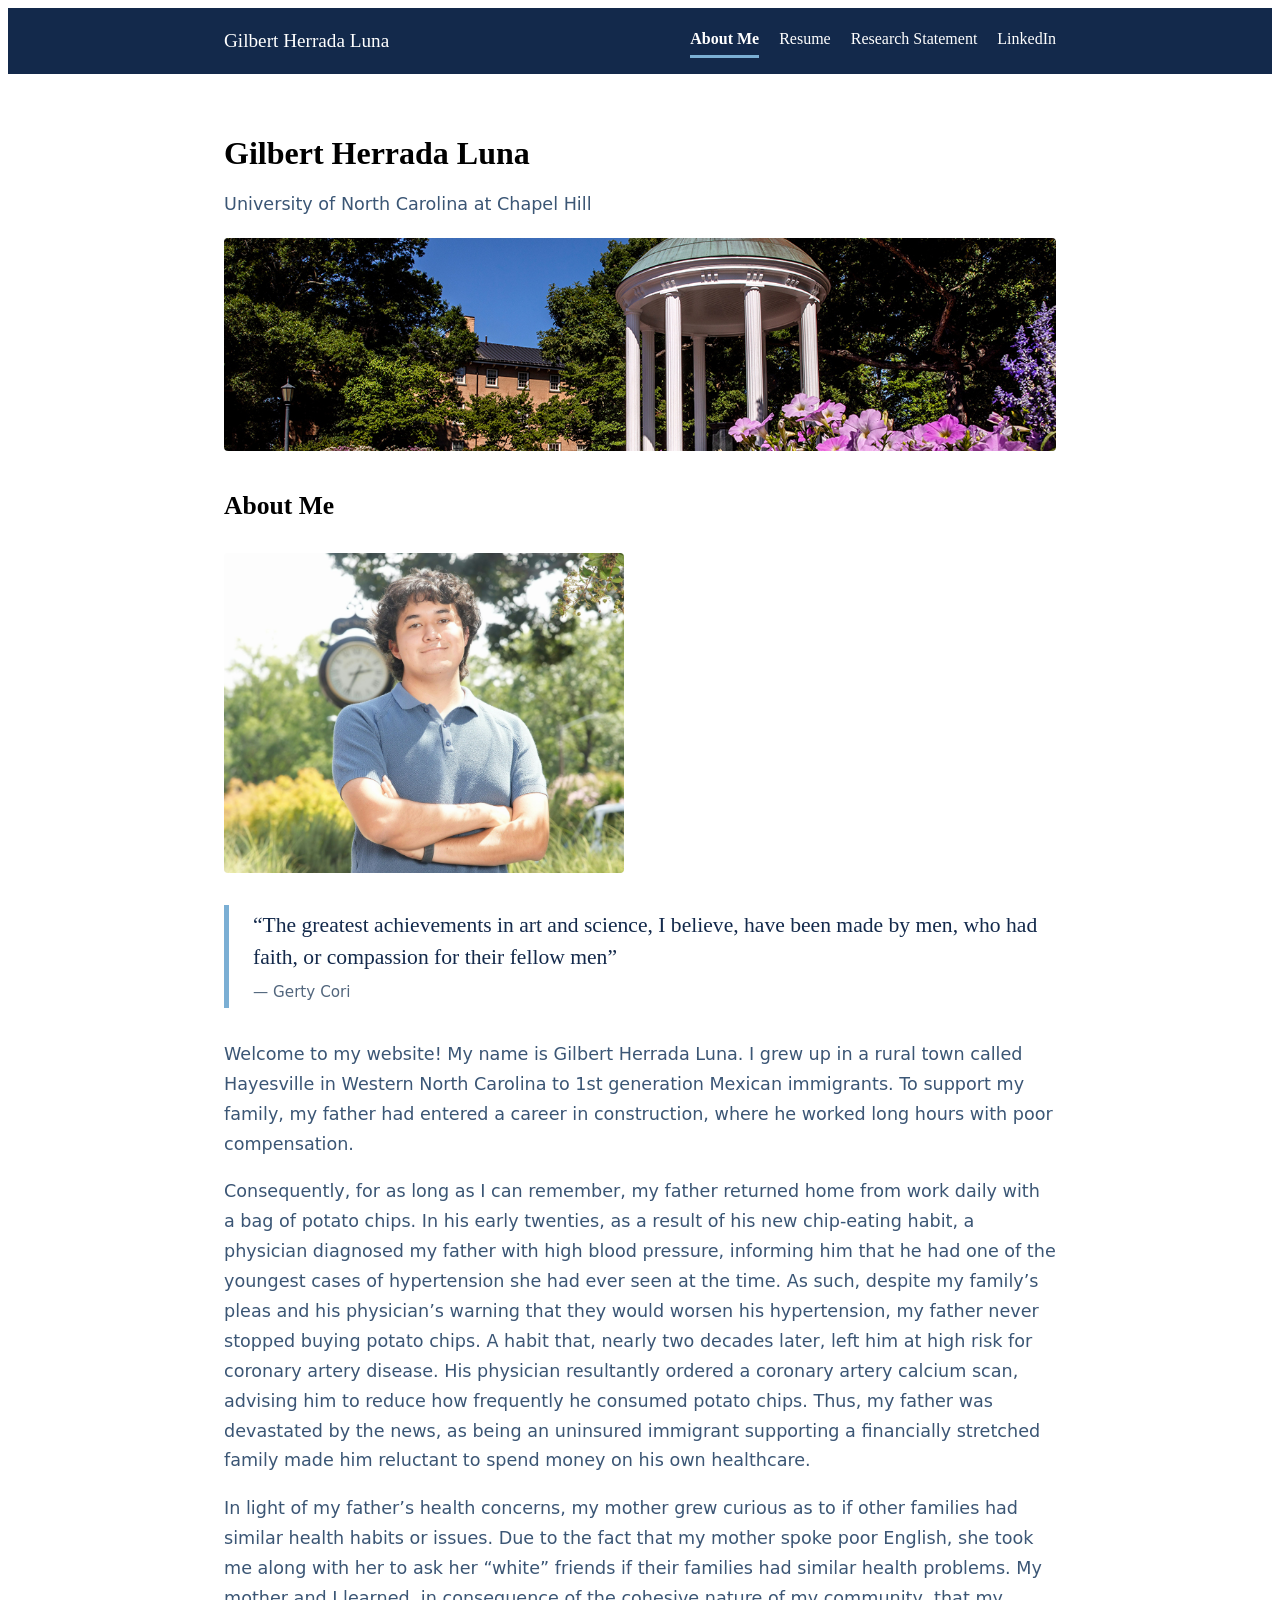
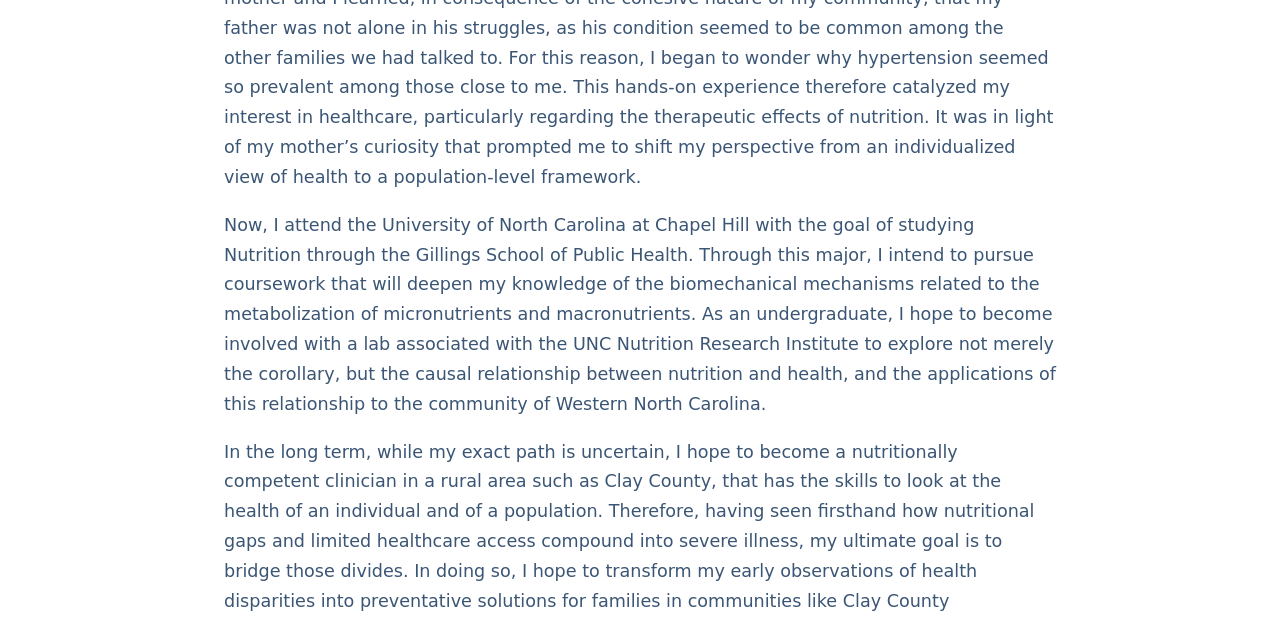
<file: index.html>
<!DOCTYPE html>
<head>
  <meta charset="utf-8">
  <meta name="viewport" content="width=device-width, initial-scale=1">
  <title>Gilbert Herrada Luna About Me</title>
  <meta name="description" content="Gilbert Herrada Luna">
  <link rel="stylesheet" href="style.css">
</head>

<body>
  <header class="site-header">
    <div class="container">
      <a class="site-name" href="index.html">Gilbert Herrada Luna</a>
      <nav class="site-nav" aria-label="Main">
        <ul>
          <li><a href="index.html" aria-current="page">About Me</a></li>
          <li><a href="resume.html">Resume</a></li>
          <li><a href="Researchstatement.html">Research Statement</a></li>
          <li><a href="https://www.linkedin.com/in/gilbert-herrada-luna-6b77a2372" target="_blank" rel="noopener noreferrer">LinkedIn</a></li>
        </ul>
      </nav>
    </div>
  </header>


  <main class="container">
    <div class="intro">
      <h1>Gilbert Herrada Luna</h1>
      <p class="subtitle">University of North Carolina at Chapel Hill</p>
    </div>
 

    <!--- Old Well Photo ---->
    <figure class="OldWellPhoto">
      <img src="oldwell_flowers.jpg" alt="The Old Well at UNC Chapel Hill surrounded by blooming flowers">
    </figure>
 
    <section>
      <h2 class="about-heading">About Me</h2>

   <div class="split">
        <figure>
          <img class="photoaboutme" src="Photo-of-me.jpg" alt="photo of me"> 
        </figure>
    </div>  
    
    
        <!-- QUOTE 1 -->
      <blockquote>
          “The greatest achievements in art and science, I believe, have been made by men, who had faith, or compassion for their fellow men”
        <footer> — Gerty Cori </footer>
      </blockquote>
      <div class ="about-me-text">
      <p>Welcome to my website! My name is Gilbert Herrada Luna. I grew up in a rural town called Hayesville in Western North Carolina to 1st generation Mexican immigrants. To support my family, my father had entered a career in construction, where he worked long hours with poor compensation. </p>
      <p>Consequently, for as long as I can remember, my father returned home from work daily with a bag of potato chips. In his early twenties, as a result of his new chip-eating habit, a physician diagnosed my father with high blood pressure, informing him that he had one of the youngest cases of hypertension she had ever seen at the time. As such, despite my family’s pleas and his physician’s warning that they would worsen his hypertension, my father never stopped buying potato chips. A habit that, nearly two decades later, left him at high risk for coronary artery disease. His physician resultantly ordered a coronary artery calcium scan, advising him to reduce how frequently he consumed potato chips. Thus, my father was devastated by the news, as being an uninsured immigrant supporting a financially stretched family made him reluctant to spend money on his own healthcare. </p>
      <p>In light of my father’s health concerns, my mother grew curious as to if other families had similar health habits or issues. Due to the fact that my mother spoke poor English, she took me along with her to ask her “white” friends if their families had similar health problems. My mother and I learned, in consequence of the cohesive nature of my community, that my father was not alone in his struggles, as his condition seemed to be common among the other families we had talked to. For this reason, I began to wonder why hypertension seemed so prevalent among those close to me. This hands-on experience therefore catalyzed my interest in healthcare, particularly regarding the therapeutic effects of nutrition. It was in light of my mother’s curiosity that prompted me to shift my perspective from an individualized view of health to a population-level framework. </p>
      <p>Now, I attend the University of North Carolina at Chapel Hill with the goal of studying Nutrition through the Gillings School of Public Health. Through this major, I intend to pursue coursework that will deepen my knowledge of the biomechanical mechanisms related to the metabolization of micronutrients and macronutrients. As an undergraduate, I hope to become involved with a lab associated with the UNC Nutrition Research Institute to explore not merely the corollary, but the causal relationship between nutrition and health, and the applications of this relationship to the community of Western North Carolina.</p>
      <p>In the long term, while my exact path is uncertain, I hope to become a nutritionally competent clinician in a rural area such as Clay County, that has the skills to look at the health of an individual and of a population. Therefore, having seen firsthand how nutritional gaps and limited healthcare access compound into severe illness, my ultimate goal is to bridge those divides. In doing so, I hope to transform my early observations of health disparities into preventative solutions for families in communities like Clay County</p>
      </div> 
    </section>
  </main>
</body>
</html>
</file>
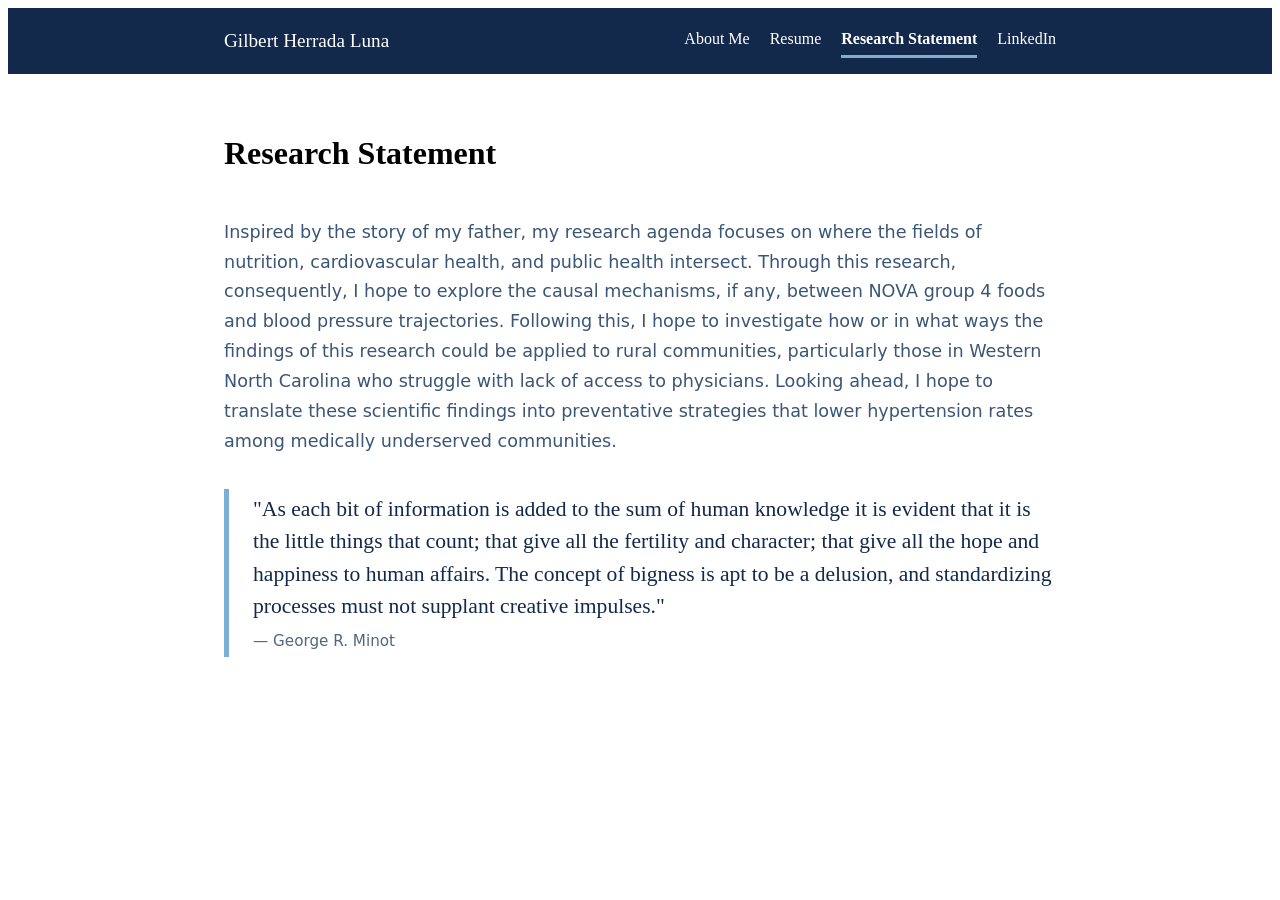
<file: Researchstatement.html>
<!DOCTYPE html>
    <head>
        <meta charset="utf-8">
        <meta name="viewport" content="width=device-width, initial-scale=1">
      <title>Research Statement | Gilbert Herrada Luna</title>
        <link rel="stylesheet" href="style.css">
    </head>

<body>
  <header class="site-header">
    <div class="container">
      <a class="site-name" href="index.html">Gilbert Herrada Luna</a>
      <nav class="site-nav" aria-label="Main">
        <ul>
          <li><a href="index.html">About Me</a></li>
          <li><a href="resume.html">Resume</a></li>
          <li><a href="Researchstatement.html" aria-current="page">Research Statement</a></li>
          <li><a href="https://www.linkedin.com/in/gilbert-herrada-luna-6b77a2372" target="_blank" rel="noopener noreferrer">LinkedIn</a></li>
        </ul>
      </nav>
    </div>
  </header>

  <main class="container">
    <div class="intro">
      <h1>Research Statement</h1>
    </div>

    <section>
        <p class="RESEARCH-STATEMENT"> Inspired by the story of my father, my research agenda focuses on where the fields of nutrition, cardiovascular health, and public health intersect. Through this research, consequently, I hope to explore the causal mechanisms, if any, between NOVA group 4 foods and blood pressure trajectories. Following this, I hope to investigate how or in what ways the findings of this research could be applied to rural communities, particularly those in Western North Carolina who struggle with lack of access to physicians. Looking ahead, I hope to translate these scientific findings into preventative strategies that lower hypertension rates among medically underserved communities.</p>

  <!-- QUOTE 2 -->
    <blockquote> "As each bit of information is added to the sum of human knowledge it is evident that it is the little things that count; that give all the fertility and character; that give all the hope and happiness to human affairs. The concept of bigness is apt to be a delusion, and standardizing processes must not supplant creative impulses."
        <footer>  — George R. Minot </footer>
    </blockquote>     
    </section>
  </main>
</body>
</html>
</file>
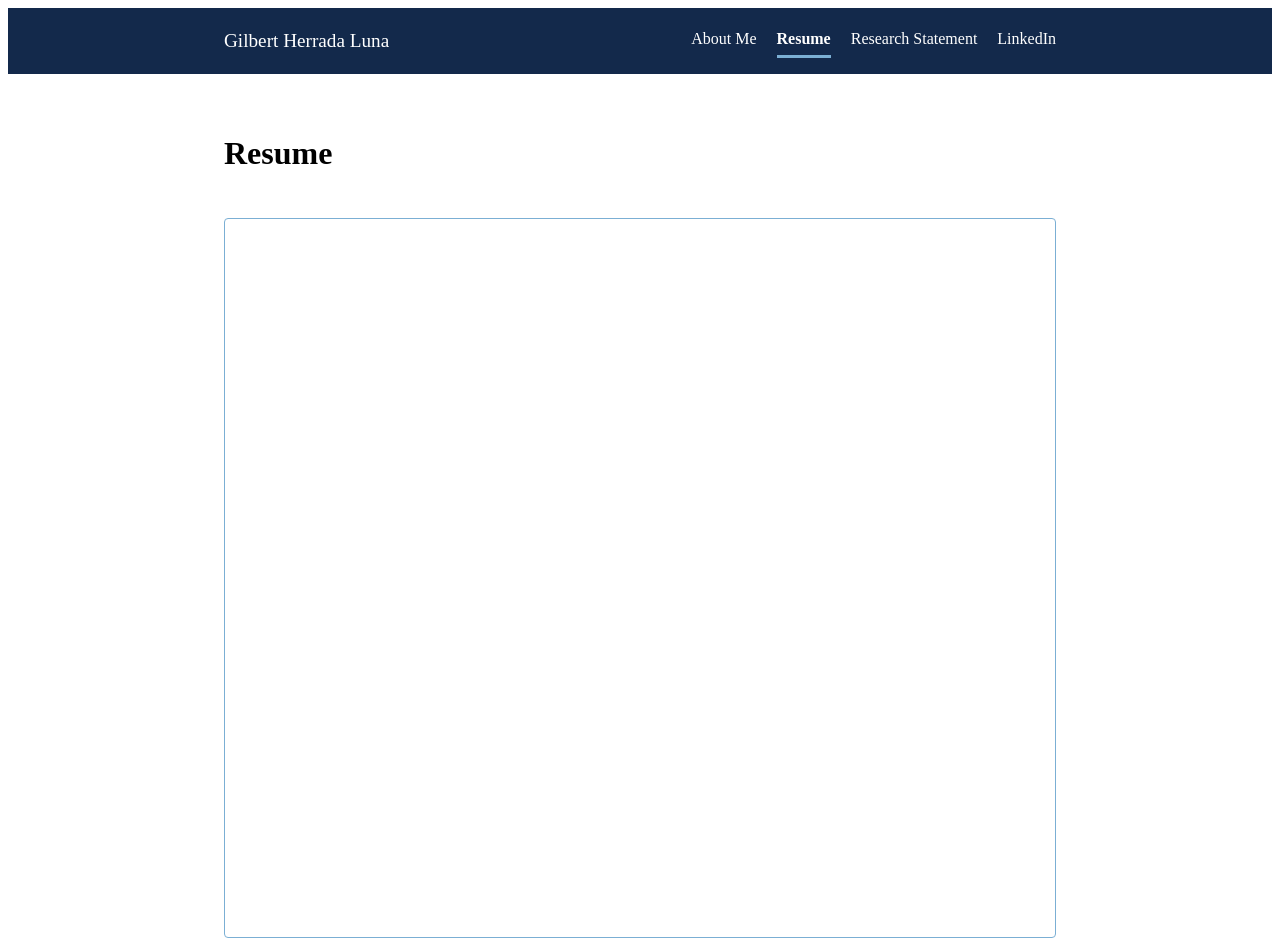
<file: resume.html>
<!DOCTYPE html>
<head>
  <meta charset="utf-8">
  <meta name="viewport" content="width=device-width, initial-scale=1">
  <title>Resume | Gilbert Herrada Luna</title>
  <link rel="stylesheet" href="style.css">
</head>

<body>
  <header class="site-header">
    <div class="container">
      <a class="site-name" href="index.html">Gilbert Herrada Luna</a>
      <nav class="site-nav">
        <ul>
          <li><a href="index.html">About Me</a></li>
          <li><a href="resume.html" aria-current="page">Resume</a></li>
          <li><a href="Researchstatement.html">Research Statement</a></li>
          <li><a href="https://www.linkedin.com/in/gilbert-herrada-luna-6b77a2372" target="_blank" rel="noopener noreferrer">LinkedIn</a></li>
        </ul>
      </nav>
    </div>
  </header>


  <main class="container">
    <div class="intro">
      <h1>Resume</h1>
    </div>
    <iframe class="resume-frame" src="Gilbert_Herrada_Luna_resume.pdf" title="Gilbert Herrada Luna's resume"></iframe>
  </main>
</body>
</html>
</file>
<file: style.css>
:root {
  --carolina: #7BAFD4;
  --navy: #13294B;
  --mist: #E8F1F8;
  --paper: #FBFDFE;
  --ink: #1F2933;
  --serif: Georgia, "Times New Roman", serif;
  --sans: system-ui, -apple-system, "Segoe UI", Roboto, Arial, sans-serif;
}
 
* { box-sizing: border-box; }
 


.body {
  margin: 0;
  font-family: var(--sans);
  color: var(--ink);
  background: var(--paper);
  line-height: 1.7;
}
 
.h1 .h2 .h3 { 
    font-family: var(--serif); 
    color: var(--navy); 
    line-height: 1.2; 
}

.h1 { 
    font-size: clamp(2rem, 5vw, 3rem); 
    margin: 0 0 0.25rem; 
}

.h2 { 
    font-size: 1.6rem; 
    margin: 2.5rem 0 0.75rem; 
}
 
.a { 
    color: var(--navy); 
}
 
.container { 
    max-width: 880px; 
    margin: auto; 
    padding: 0 1.5rem; 
}
 




/* Header and navigation */
.site-header { 
    background: var(--navy); 
}

.site-header .container {
  display: flex; 
  flex-wrap: wrap; 
  align-items: center;
  justify-content: space-between; 
  gap: 0.5rem 2rem;
  padding-top: 1rem; 
  padding-bottom: 1rem;
}

.site-name { 
    font-family: var(--serif); 
    font-size: 1.2rem; 
    color: #fff; 
    text-decoration: none; 
}

.site-nav ul { 
    display: flex; 
    flex-wrap: wrap; 
    gap: 0.25rem 1.25rem; 
    list-style: none; 
    margin: 0; 
    padding: 0; 
}
.site-nav a {
  display: block; 
  padding: 0.4rem 0; 
  color: #fff; 
  text-decoration: none;
  border-bottom: 3px solid transparent;
}

.site-nav a:hover { 
    border-bottom-color: var(--carolina); 
}
.site-nav a[ aria-current="page"] { 
    border-bottom-color: var(--carolina); 
    font-weight: 600; 
}

a:focus-visible { 
    outline: 3px solid var(--carolina); 
    outline-offset: 3px;
 }
 









/* Page intro */
.intro { 
    padding: 2.5rem 0 1.5rem; 
}

.subtitle { 
    font-family: var(--sans); 
    font-size: 1.1rem; 
    font-weight: 400; 
    color: #3b5675; 
    margin: 0; 
}
 
.about-me-text { 
    font-family: var(--sans); 
    font-size: 1.1rem; 
    font-weight: 400; 
    color: #3b5675; 
    margin: 0; 
    line-height: 1.7;
}





/* Photos */
figure { 
    margin: 0; 
}

.OldWellPhoto img { 
    display: block; 
    width: 100%; 
    height: auto; 
    border-radius: 4px;
}
figcaption { 
    font-size: 0.9rem; 
    color: #52667d; 
    margin-top: 0.5rem;
}
 
.photoaboutme { 
    display: block; 
    width: 100%; 
    height: auto; 
    border-radius: 4px;
}









/* Writing */
 
blockquote {
  margin: 2rem 0; padding: 0.25rem 0 0.25rem 1.5rem;
  border-left: 5px solid var(--carolina);
  font-family: var(--serif); font-size: 1.35rem; line-height: 1.5; color: var(--navy);
}

blockquote footer { 
    margin-top: 0.5rem; 
    font-family: var(--sans); 
    font-size: 0.95rem; 
    color: #52667d; 
}
 
.split { 
    display: grid; 
    grid-template-columns: 1fr 1fr; 
    gap: 2rem; 
    align-items: start; 
    margin: 2rem 0; 
}
.about-heading { 
    font-family: var(--serif); 
    font-size: 1.6rem; 
    margin: 2.5rem 0 0.75rem; 
}


@media (max-width: 700px) { .split { grid-template-columns: 1fr; } }
 
.RESEARCH-STATEMENT { 
  font-family: var(--sans); 
    font-size: 1.1rem; 
    font-weight: 400; 
    color: #3b5675; 
    margin: 0;
    line-height: 1.7;
}


/* Resume */
.resume-frame { 
    width: 100%; 
    height: 80vh; 
    min-height: 520px;
    border: 1px solid var(--carolina); 
    border-radius: 4px; 
}
 
.site-footer { 
    margin-top: 4rem; 
    padding: 1.5rem 0; 
    background: var(--mist); 
    font-size: 0.9rem; 
    color: #3b5675; 
}
</file>
